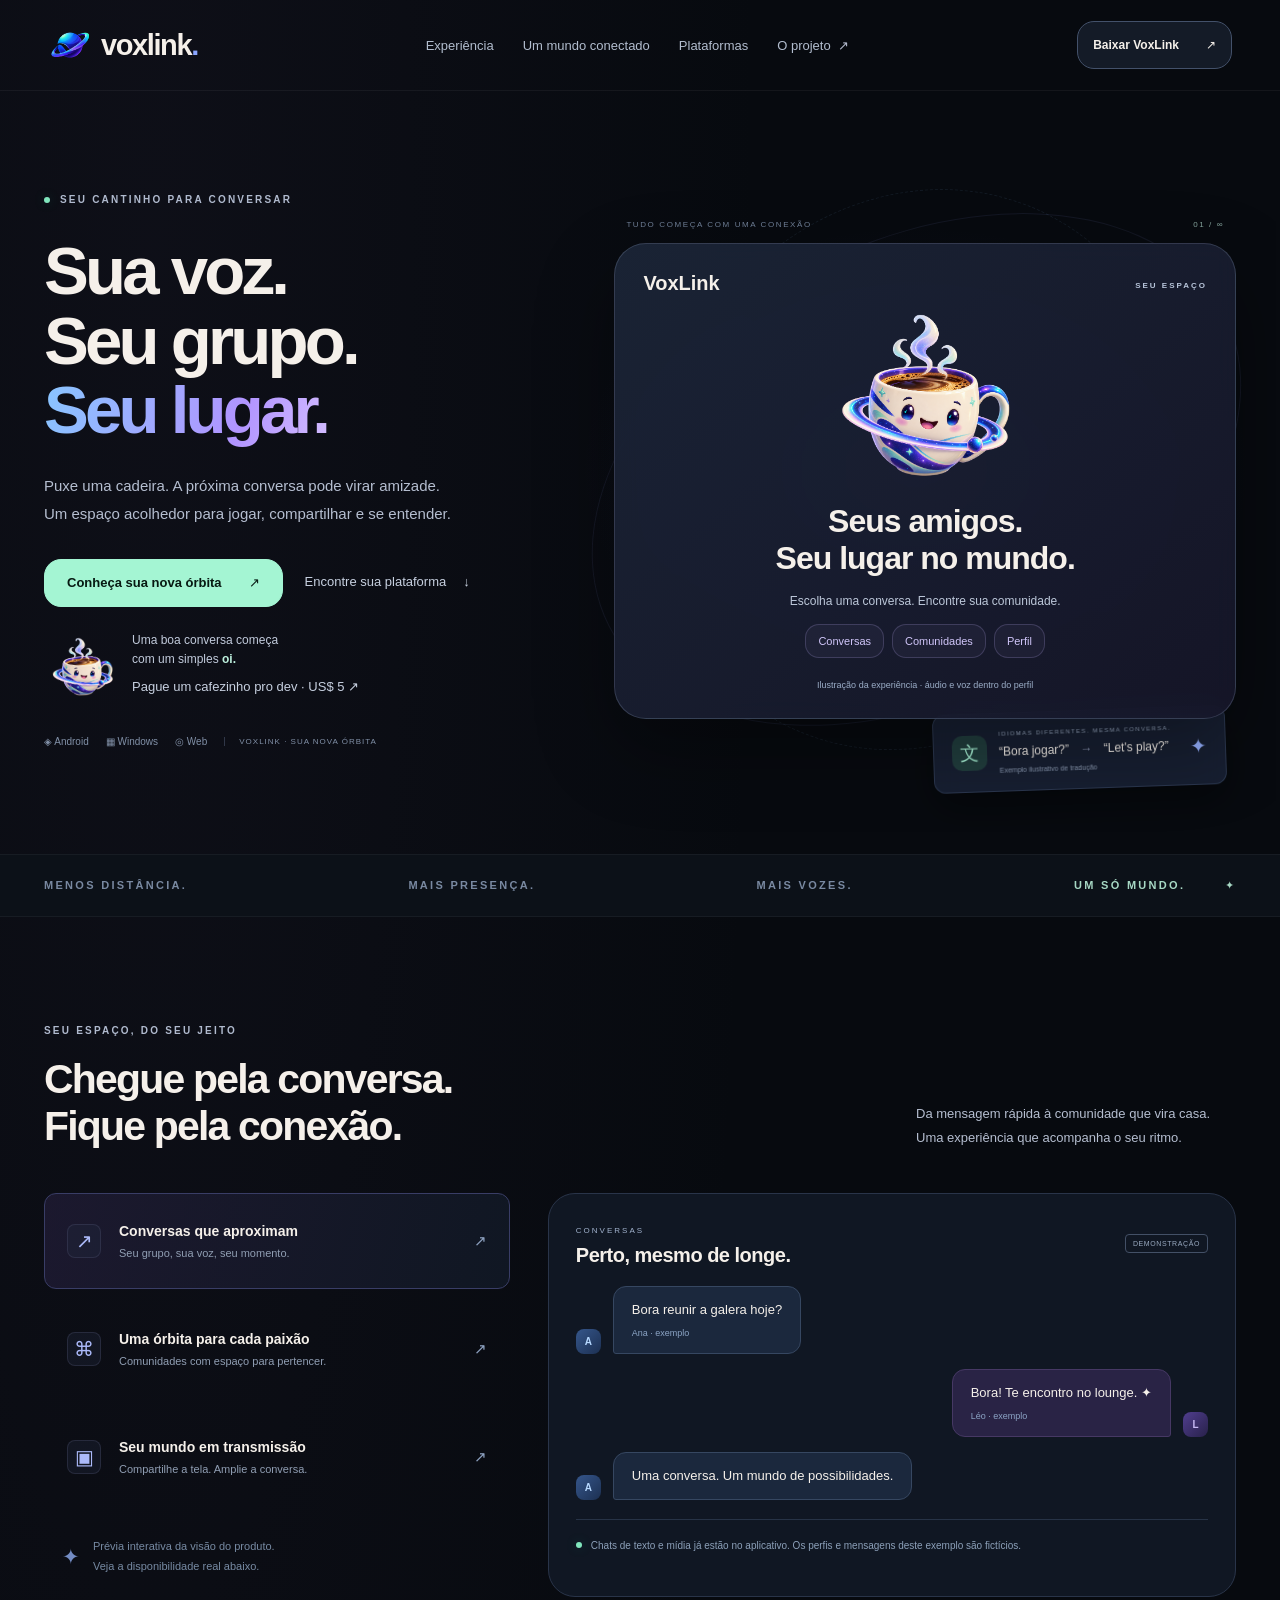
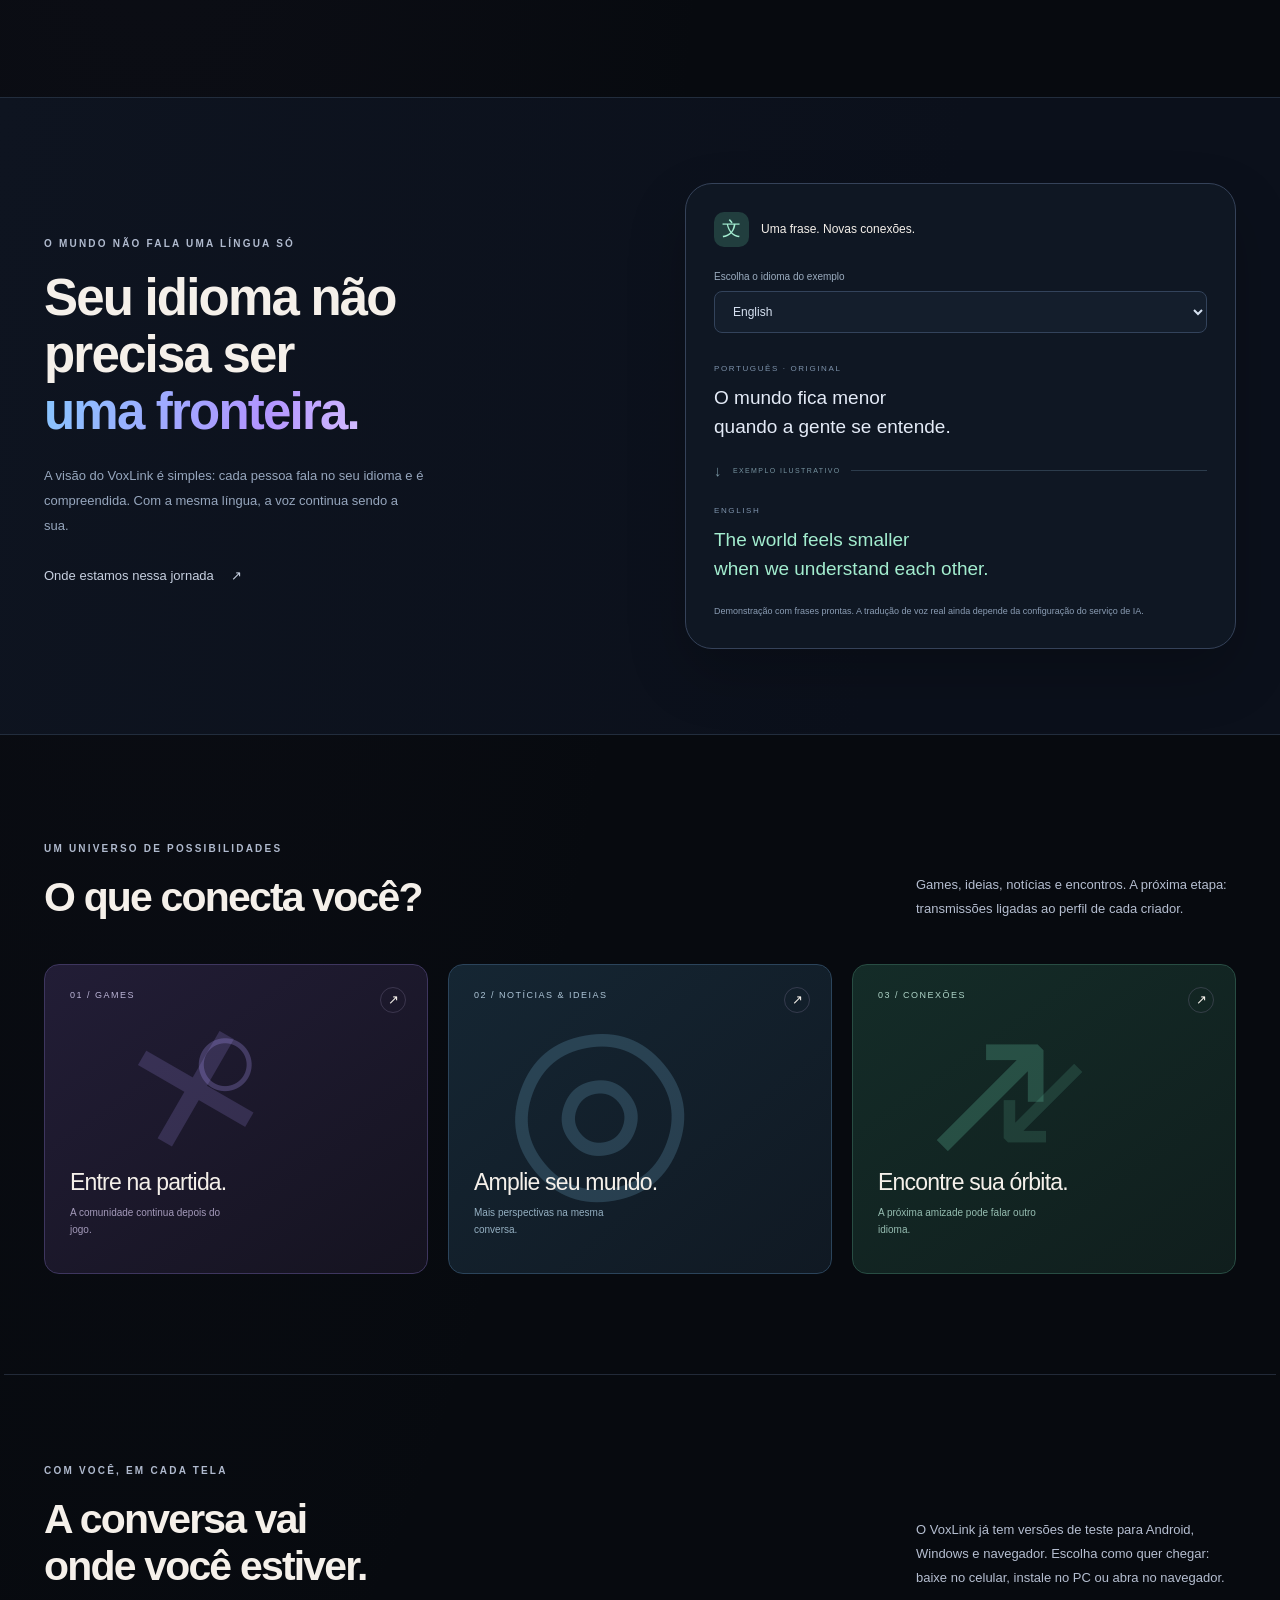
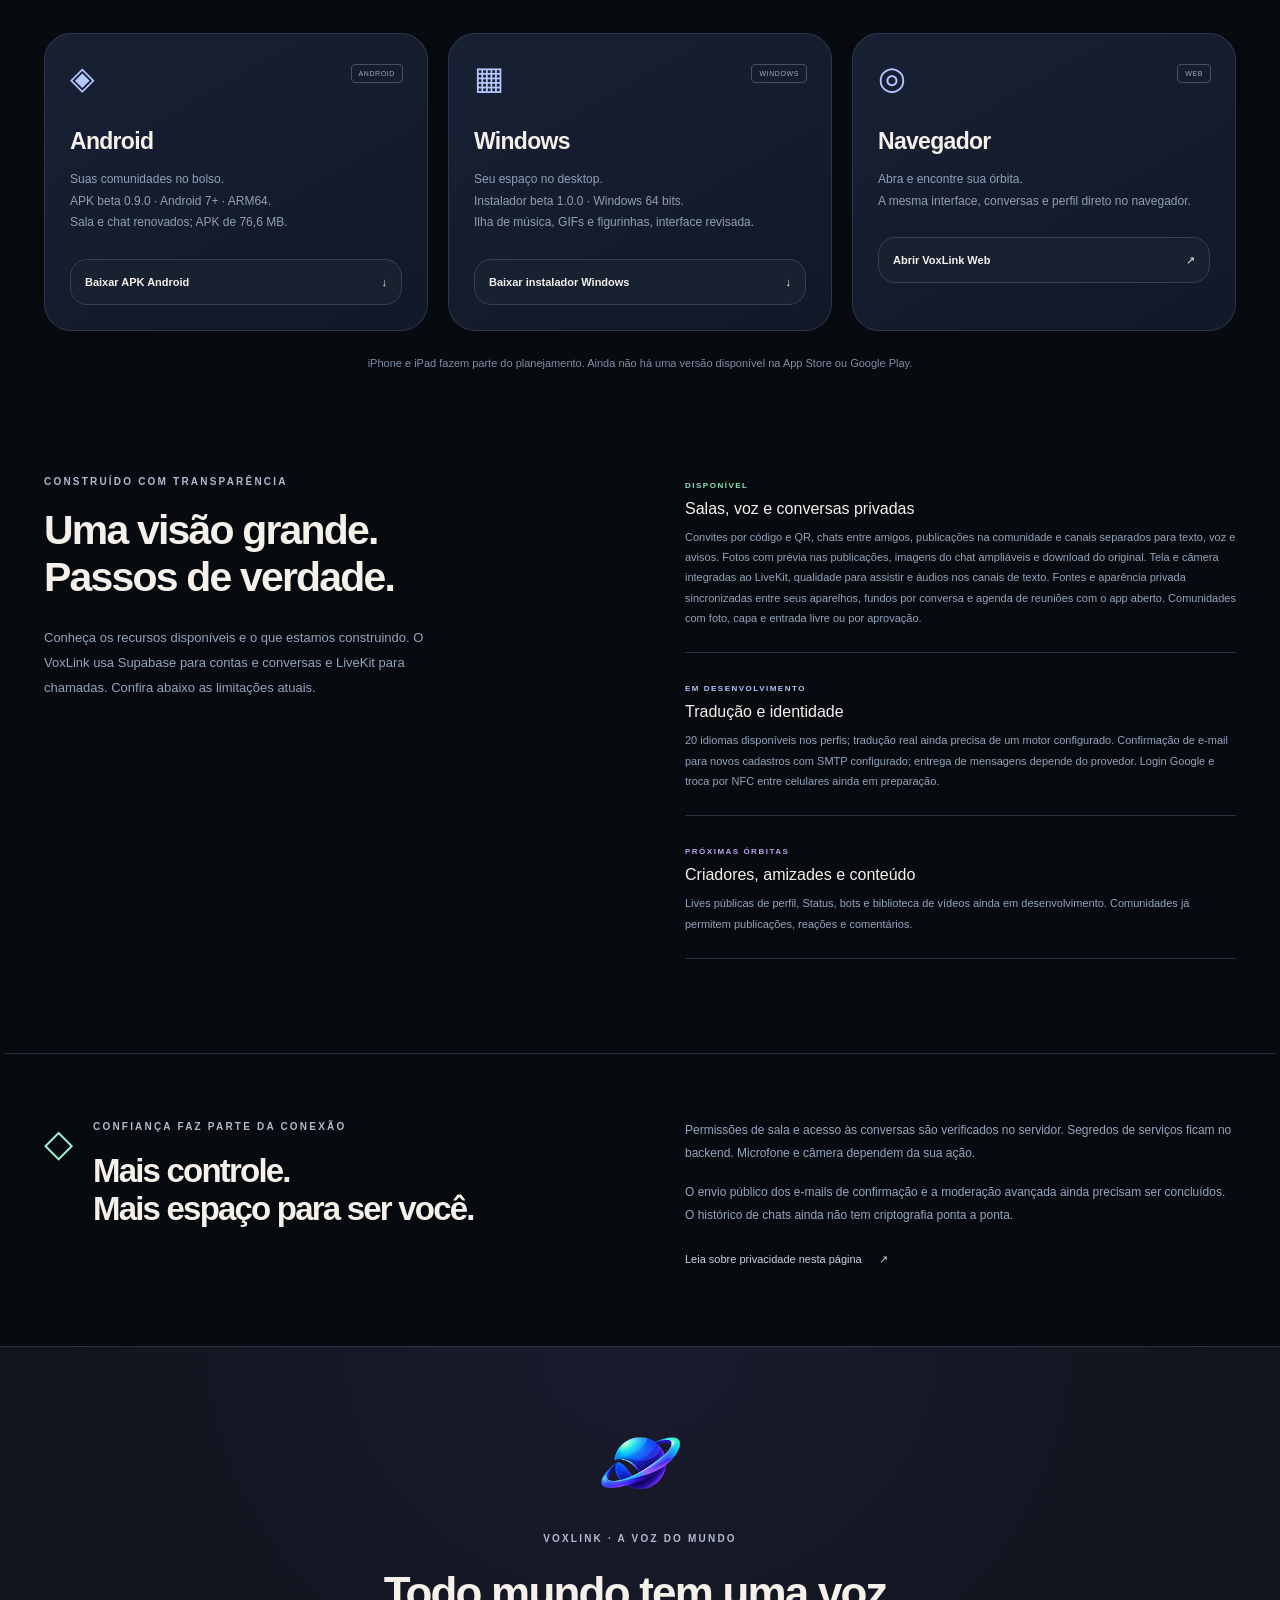
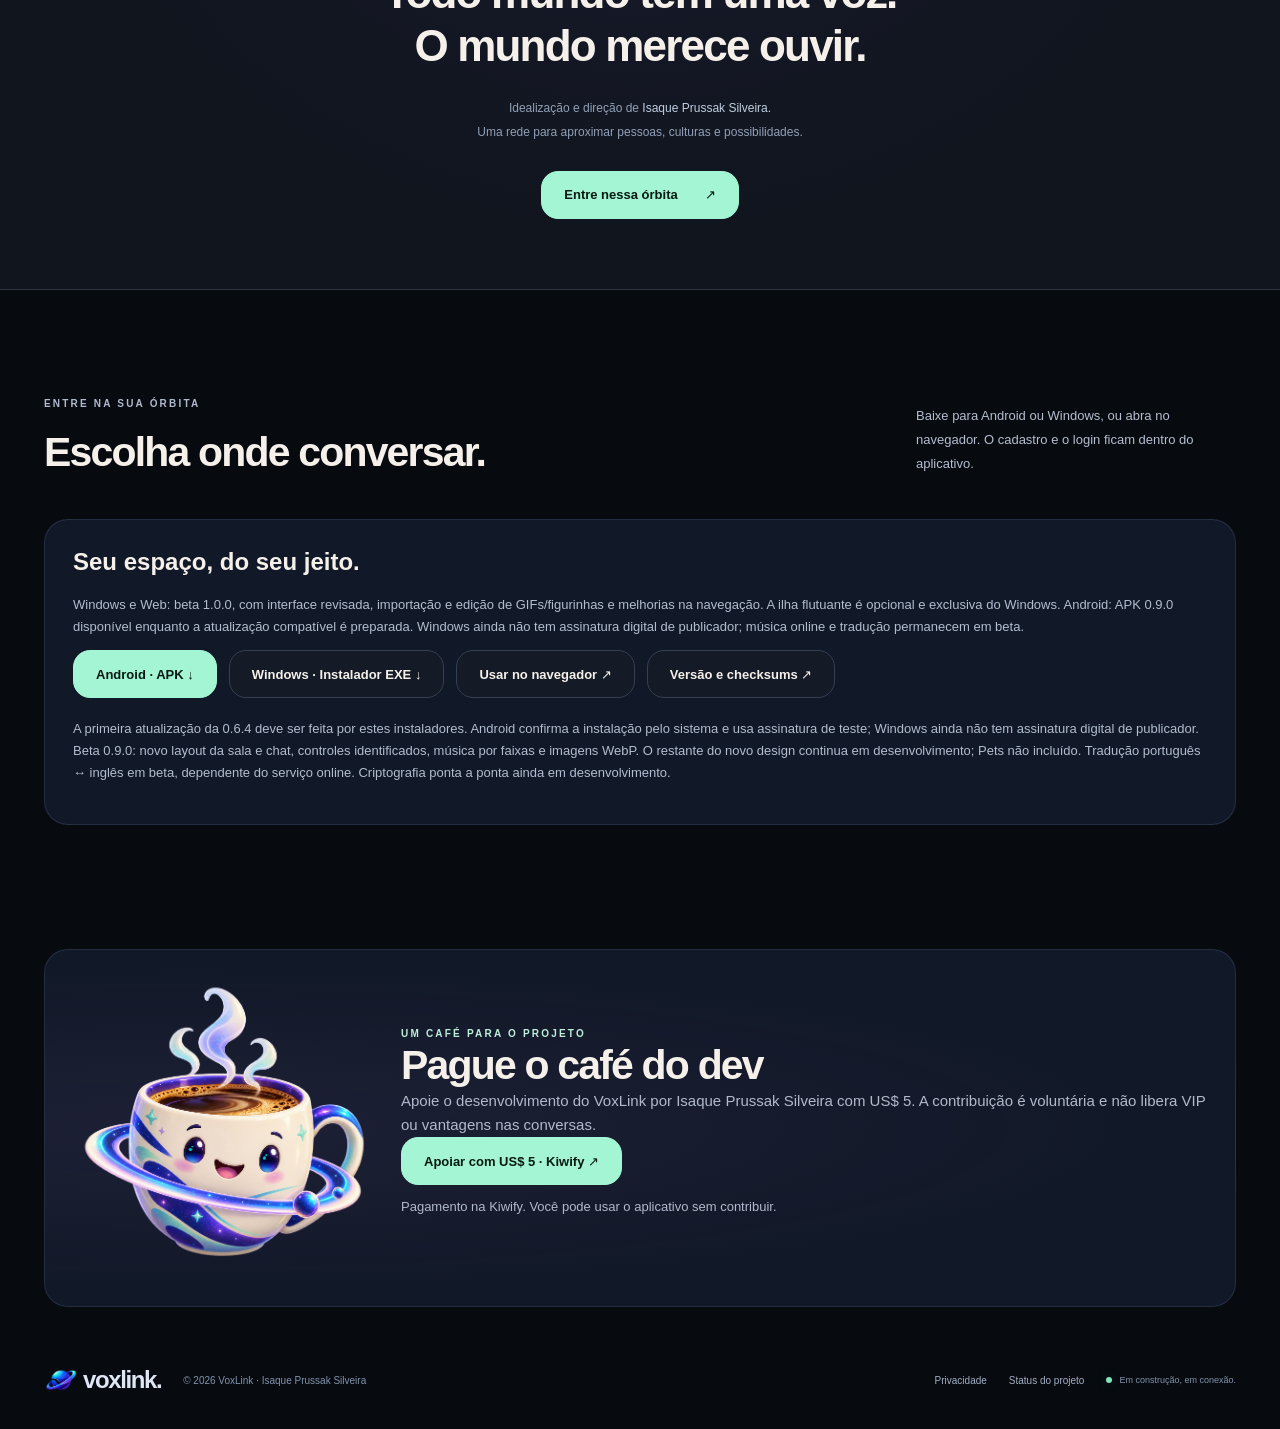
<file: index.html>
<!doctype html>



<html lang="pt-BR">



<head>



  <meta charset="utf-8"><meta name="viewport" content="width=device-width, initial-scale=1">



  <meta name="referrer" content="no-referrer">



  <meta http-equiv="Content-Security-Policy" content="default-src 'none'; script-src 'self'; style-src 'self'; img-src 'self'; connect-src 'none'; base-uri 'none'; form-action 'self'; object-src 'none'; upgrade-insecure-requests">



  <meta name="theme-color" content="#070A0F">



  <meta name="description" content="VoxLink: a voz do mundo. Conheça o projeto de comunicação, comunidades e transmissões entre idiomas, idealizado por Isaque Prussak Silveira.">



  <meta name="author" content="Isaque Prussak Silveira">



  <meta property="og:title" content="VoxLink — A voz do mundo">



  <meta property="og:description" content="Sua comunidade. Sua transmissão. Seu idioma. Conheça a próxima órbita do VoxLink.">



  <meta property="og:type" content="website">



  <link rel="icon" href="voxlink-saturn.png"><link rel="stylesheet" href="styles.css?v=1.0.0">



  <title>VoxLink — A voz do mundo</title>



</head>



<body>



  <a class="skip" href="#principal">Pular para o conteúdo</a>



  <header class="site-header">



    <a class="brand" href="#" aria-label="VoxLink, início"><img src="voxlink-saturn.png" alt="" width="44" height="44"><span>voxlink<span class="brand-dot">.</span></span></a>



    <button class="menu-toggle icon-button" type="button" aria-label="Abrir menu" aria-expanded="false" aria-controls="nav">☰</button>



    <nav id="nav" aria-label="Navegação principal"><a href="#experiencia">Experiência</a><a href="#mundo">Um mundo conectado</a><a href="#plataformas">Plataformas</a><a href="#projeto">O projeto <span>↗</span></a></nav>



    <a class="button button-small header-cta" href="#plataformas">Baixar VoxLink <span>↗</span></a>



  </header>



  <main id="principal">



    <section class="hero wrap">



      <div class="hero-copy">



        <div class="eyebrow"><span class="status-dot"></span> SEU CANTINHO PARA CONVERSAR</div>



        <h1>Sua voz.<br>Seu grupo.<br><span class="gradient-text">Seu lugar.</span></h1>



        <p class="hero-description">Puxe uma cadeira. A próxima conversa pode virar amizade.<br>Um espaço acolhedor para jogar, compartilhar e se entender.</p>



        <div class="hero-actions"><a class="button primary" href="#experiencia">Conheça sua nova órbita <span>↗</span></a><a class="text-link" href="#plataformas">Encontre sua plataforma <span>↓</span></a></div>



        <div class="friendly-note"><img src="coffee.png" alt="Xícara sorridente do VoxLink" width="76" height="64"><span>Uma boa conversa começa<br>com um simples <strong>oi.</strong><br><a class="text-link" href="https://pay.kiwify.com.br/hBdNmmc" target="_blank" rel="noopener noreferrer">Pague um cafezinho pro dev · US$ 5 ↗</a></span></div><div class="platform-line"><span>◈ Android</span><span>▦ Windows</span><span>◎ Web</span><span class="beta-label">VOXLINK · SUA NOVA ÓRBITA</span></div>



      </div>



      <div class="hero-visual" aria-label="Ilustração do conceito VoxLink, não é uma transmissão real">



        <div class="orbit-line orbit-one"></div><div class="orbit-line orbit-two"></div>



        <div class="visual-kicker">TUDO COMEÇA COM UMA CONEXÃO <span>01 / ∞</span></div>



        <div class="welcome-preview">



          <span class="preview-brand">VoxLink <small>SEU ESPAÇO</small></span>



          <img src="coffee.png" alt="Cafezinho, companheiro do VoxLink" width="200" height="200">



          <h2>Seus amigos.<br>Seu lugar no mundo.</h2>



          <p>Escolha uma conversa. Encontre sua comunidade.</p>



          <div class="preview-shortcuts"><span>Conversas</span><span>Comunidades</span><span>Perfil</span></div>



          <span class="preview-note">Ilustração da experiência · áudio e voz dentro do perfil</span>



        </div>



        <div class="floating-translation"><span class="translation-icon">文</span><div><span>IDIOMAS DIFERENTES. MESMA CONVERSA.</span><strong>“Bora jogar?” <b>→</b> “Let's play?”</strong><small>Exemplo ilustrativo de tradução</small></div><span class="translation-spark">✦</span></div>



      </div>



    </section>



    <div class="manifesto-strip"><div class="wrap"><span>MENOS DISTÂNCIA.</span><span>MAIS PRESENÇA.</span><span>MAIS VOZES.</span><span class="mint-text">UM SÓ MUNDO. <span>✦</span></span></div></div>







    <section id="experiencia" class="experience wrap section-space">



      <div class="section-heading"><div><span class="eyebrow">SEU ESPAÇO, DO SEU JEITO</span><h2>Chegue pela conversa.<br>Fique pela conexão.</h2></div><p>Da mensagem rápida à comunidade que vira casa. Uma experiência que acompanha o seu ritmo.</p></div>



      <div class="experience-layout">



        <div class="experience-tabs" role="tablist" aria-label="Experiências do VoxLink" aria-orientation="vertical">



          <button class="experience-tab active" role="tab" id="tab-chat" aria-selected="true" aria-controls="experience-panel" data-view="chat"><span class="tab-icon">↗</span><span><strong>Conversas que aproximam</strong><small>Seu grupo, sua voz, seu momento.</small></span><span class="tab-arrow">↗</span></button>



          <button class="experience-tab" role="tab" id="tab-community" aria-selected="false" aria-controls="experience-panel" data-view="community" tabindex="-1"><span class="tab-icon">⌘</span><span><strong>Uma órbita para cada paixão</strong><small>Comunidades com espaço para pertencer.</small></span><span class="tab-arrow">↗</span></button>



          <button class="experience-tab" role="tab" id="tab-live" aria-selected="false" aria-controls="experience-panel" data-view="live" tabindex="-1"><span class="tab-icon">▣</span><span><strong>Seu mundo em transmissão</strong><small>Compartilhe a tela. Amplie a conversa.</small></span><span class="tab-arrow">↗</span></button>



          <div class="experience-note"><span>✦</span><p>Prévia interativa da visão do produto.<br>Veja a disponibilidade real abaixo.</p></div>



        </div>



        <div class="experience-panel" id="experience-panel" role="tabpanel" aria-labelledby="tab-chat" tabindex="0">



          <div class="panel-top"><div><span class="tiny-label" id="panel-kicker">CONVERSAS</span><h3 id="panel-title">Perto, mesmo de longe.</h3></div><span class="tag">DEMONSTRAÇÃO</span></div>



          <div id="panel-visual" class="panel-visual"></div>



          <div class="panel-footer"><span class="status-dot"></span><p id="panel-status"></p></div>



        </div>



      </div>



    </section>







    <section id="mundo" class="world-section">



      <div class="wrap world-layout"><div><span class="eyebrow">O MUNDO NÃO FALA UMA LÍNGUA SÓ</span><h2>Seu idioma não<br>precisa ser<br><span class="gradient-text">uma fronteira.</span></h2><p>A visão do VoxLink é simples: cada pessoa fala no seu idioma e é compreendida. Com a mesma língua, a voz continua sendo a sua.</p><a class="text-link" href="#disponibilidade">Onde estamos nessa jornada <span>↗</span></a></div>



        <div class="language-card"><div class="language-top"><span class="translation-icon">文</span><span>Uma frase. Novas conexões.</span></div><label for="language">Escolha o idioma do exemplo</label><select id="language"><option value="en">English</option><option value="es">Español</option><option value="ja">日本語</option><option value="pt">Português</option></select><div class="source-phrase"><span>PORTUGUÊS · ORIGINAL</span><p>O mundo fica menor<br>quando a gente se entende.</p></div><div class="language-divider"><span>↓</span><span>EXEMPLO ILUSTRATIVO</span></div><div class="target-phrase" aria-live="polite"><span id="target-label">ENGLISH</span><p id="target-text">The world feels smaller<br>when we understand each other.</p></div><p class="language-note">Demonstração com frases prontas. A tradução de voz real ainda depende da configuração do serviço de IA.</p></div>



      </div>



    </section>







    <section class="wrap section-space channels-section"><div class="section-heading"><div><span class="eyebrow">UM UNIVERSO DE POSSIBILIDADES</span><h2>O que conecta você?</h2></div><p>Games, ideias, notícias e encontros. A próxima etapa: transmissões ligadas ao perfil de cada criador.</p></div><div class="channel-grid">



      <button class="channel-card gaming" data-detail="games"><span class="channel-number">01 / GAMES</span><span class="channel-art" aria-hidden="true">✕<i>○</i></span><div><h3>Entre na partida.</h3><p>A comunidade continua depois do jogo.</p></div><span class="round-arrow">↗</span></button>



      <button class="channel-card news" data-detail="news"><span class="channel-number">02 / NOTÍCIAS & IDEIAS</span><span class="channel-art" aria-hidden="true">◎</span><div><h3>Amplie seu mundo.</h3><p>Mais perspectivas na mesma conversa.</p></div><span class="round-arrow">↗</span></button>



      <button class="channel-card connection" data-detail="world"><span class="channel-number">03 / CONEXÕES</span><span class="channel-art" aria-hidden="true">↗<i>↙</i></span><div><h3>Encontre sua órbita.</h3><p>A próxima amizade pode falar outro idioma.</p></div><span class="round-arrow">↗</span></button>



    </div></section>







    <section id="plataformas" class="wrap platforms-section section-space"><div class="section-heading"><div><span class="eyebrow">COM VOCÊ, EM CADA TELA</span><h2>A conversa vai<br>onde você estiver.</h2></div><p>O VoxLink já tem versões de teste para Android, Windows e navegador. Escolha como quer chegar: baixe no celular, instale no PC ou abra no navegador.</p></div><div class="platform-grid">



      <article class="platform-card"><span class="platform-icon">◈</span><span class="tag">ANDROID</span><h3>Android</h3><p>Suas comunidades no bolso.<br>APK beta 0.9.0 · Android 7+ · ARM64.<br>Sala e chat renovados; APK de 76,6 MB.</p><a class="button secondary" href="https://github.com/Blackfoxy0/voxlink-site/releases/download/v0.9.0/voxlink-android-arm64.apk" rel="noopener">Baixar APK Android <span>↓</span></a></article>



      <article class="platform-card"><span class="platform-icon">▦</span><span class="tag" id="windows-badge">WINDOWS</span><h3>Windows</h3><p>Seu espaço no desktop.<br>Instalador beta 1.0.0 · Windows 64 bits.<br>Ilha de música, GIFs e figurinhas, interface revisada.</p><a class="button secondary" href="https://github.com/Blackfoxy0/voxlink-site/releases/download/v1.0.0/voxlink-windows-setup.exe" rel="noopener">Baixar instalador Windows <span>↓</span></a></article>



      <article class="platform-card"><span class="platform-icon">◎</span><span class="tag">WEB</span><h3>Navegador</h3><p>Abra e encontre sua órbita.<br>A mesma interface, conversas e perfil direto no navegador.</p><a class="button secondary" href="app/">Abrir VoxLink Web <span>↗</span></a></article>



    </div><p class="platform-footnote">iPhone e iPad fazem parte do planejamento. Ainda não há uma versão disponível na App Store ou Google Play.</p></section>







    <section id="disponibilidade" class="wrap progress-section"><div class="progress-intro"><span class="eyebrow">CONSTRUÍDO COM TRANSPARÊNCIA</span><h2>Uma visão grande.<br>Passos de verdade.</h2><p>Conheça os recursos disponíveis e o que estamos construindo. O VoxLink usa Supabase para contas e conversas e LiveKit para chamadas. Confira abaixo as limitações atuais.</p></div><div class="progress-list"><article><span class="progress-state available">DISPONÍVEL</span><h3>Salas, voz e conversas privadas</h3><p>Convites por código e QR, chats entre amigos, publicações na comunidade e canais separados para texto, voz e avisos. Fotos com prévia nas publicações, imagens do chat ampliáveis e download do original. Tela e câmera integradas ao LiveKit, qualidade para assistir e áudios nos canais de texto. Fontes e aparência privada sincronizadas entre seus aparelhos, fundos por conversa e agenda de reuniões com o app aberto. Comunidades com foto, capa e entrada livre ou por aprovação.</p></article><article><span class="progress-state preparing">EM DESENVOLVIMENTO</span><h3>Tradução e identidade</h3><p>20 idiomas disponíveis nos perfis; tradução real ainda precisa de um motor configurado. Confirmação de e-mail para novos cadastros com SMTP configurado; entrega de mensagens depende do provedor. Login Google e troca por NFC entre celulares ainda em preparação.</p></article><article><span class="progress-state planned">PRÓXIMAS ÓRBITAS</span><h3>Criadores, amizades e conteúdo</h3><p>Lives públicas de perfil, Status, bots e biblioteca de vídeos ainda em desenvolvimento. Comunidades já permitem publicações, reações e comentários.</p></article></div></section>







    <section class="wrap trust-section section-space"><div class="trust-heading"><span class="shield" aria-hidden="true">◇</span><div><span class="eyebrow">CONFIANÇA FAZ PARTE DA CONEXÃO</span><h2>Mais controle.<br>Mais espaço para ser você.</h2></div></div><div class="trust-copy"><p>Permissões de sala e acesso às conversas são verificados no servidor. Segredos de serviços ficam no backend. Microfone e câmera dependem da sua ação.</p><p>O envio público dos e-mails de confirmação e a moderação avançada ainda precisam ser concluídos. O histórico de chats ainda não tem criptografia ponta a ponta.</p><button class="text-link" data-detail="privacy">Leia sobre privacidade nesta página <span>↗</span></button></div></section>







    <section id="projeto" class="project-section"><div class="wrap"><img src="voxlink-saturn.png" alt="" width="92" height="92"><span class="eyebrow">VOXLINK · A VOZ DO MUNDO</span><h2>Todo mundo tem uma voz.<br>O mundo merece ouvir.</h2><p>Idealização e direção de <strong>Isaque Prussak Silveira.</strong><br>Uma rede para aproximar pessoas, culturas e possibilidades.</p><a class="button primary" href="#experiencia">Entre nessa órbita <span>↗</span></a></div></section>



<section id="downloads" class="wrap section-space">



  <div class="section-heading"><div><span class="eyebrow">ENTRE NA SUA ÓRBITA</span>



    <h2>Escolha onde conversar.</h2></div><p>Baixe para Android ou Windows, ou abra no navegador. O cadastro e o login ficam dentro do aplicativo.</p></div>



  <div class="account-card download-card"><h3>Seu espaço, do seu jeito.</h3>



    <p class="account-note">Windows e Web: beta 1.0.0, com interface revisada, importação e edição de GIFs/figurinhas e melhorias na navegação. A ilha flutuante é opcional e exclusiva do Windows. Android: APK 0.9.0 disponível enquanto a atualização compatível é preparada. Windows ainda não tem assinatura digital de publicador; música online e tradução permanecem em beta.</p>



    <div class="account-modes">



      <a class="button primary" href="https://github.com/Blackfoxy0/voxlink-site/releases/download/v0.9.0/voxlink-android-arm64.apk" rel="noopener">Android · APK ↓</a>



      <a class="button secondary" href="https://github.com/Blackfoxy0/voxlink-site/releases/download/v1.0.0/voxlink-windows-setup.exe" rel="noopener">Windows · Instalador EXE ↓</a>



      <a class="button secondary" href="app/">Usar no navegador ↗</a>



      <a class="button secondary" href="https://github.com/Blackfoxy0/voxlink-site/releases/tag/v1.0.0" rel="noopener">Versão e checksums ↗</a>



    </div>



    <p class="account-note">A primeira atualização da 0.6.4 deve ser feita por estes instaladores. Android confirma a instalação pelo sistema e usa assinatura de teste; Windows ainda não tem assinatura digital de publicador. Beta 0.9.0: novo layout da sala e chat, controles identificados, música por faixas e imagens WebP. O restante do novo design continua em desenvolvimento; Pets não incluído. Tradução português ↔ inglês em beta, dependente do serviço online. Criptografia ponta a ponta ainda em desenvolvimento.</p>



  </div>



</section>



    <section class="wrap section" id="apoio" aria-labelledby="coffee-title">



      <div class="account-card coffee-support">



        <img src="coffee.png" alt="Xícara sorridente com anel de Saturno, Pague o café do dev, VoxLink" width="300" height="250" loading="lazy">



        <div><span class="eyebrow">UM CAFÉ PARA O PROJETO</span><h2 id="coffee-title">Pague o café do dev</h2>



        <p>Apoie o desenvolvimento do VoxLink por Isaque Prussak Silveira com US$ 5. A contribuição é voluntária e não libera VIP ou vantagens nas conversas.</p>



        <a class="button primary" href="https://pay.kiwify.com.br/hBdNmmc" target="_blank" rel="noopener noreferrer">Apoiar com US$ 5 · Kiwify ↗</a>



        <p class="account-note">Pagamento na Kiwify. Você pode usar o aplicativo sem contribuir.</p></div>



      </div>



    </section>



  </main>



  <footer class="wrap"><a class="brand" href="#"><img src="voxlink-saturn.png" alt="" width="34" height="34"><span>voxlink.</span></a><p>© 2026 VoxLink · Isaque Prussak Silveira</p><button class="footer-link" data-detail="privacy">Privacidade</button><a class="footer-link" href="#disponibilidade">Status do projeto</a><span class="footer-status"><i class="status-dot"></i> Em construção, em conexão.</span></footer>



  <dialog id="detail-dialog" aria-labelledby="dialog-title"><button class="dialog-close icon-button" aria-label="Fechar janela">×</button><span class="eyebrow" id="dialog-kicker">VOXLINK</span><h2 id="dialog-title"></h2><div id="dialog-body"></div><button class="button primary dialog-done">Entendi</button></dialog>



  <script src="script.js?v=1.0.0" defer></script>



</body>



</html>
</file>
<file: styles.css>
@charset "UTF-8";
/* Clip only the decorative orbital lines that extend beyond the viewport. */
body{overflow-x:clip}
.hero{overflow:hidden}
:root{color-scheme:dark;--bg:#070a0f;--surface:#111827;--blue:#3b82f6;--violet:#8b5cf6;--mint:#10b981;--text:#eff2fa;--muted:#9ca9bd;--line:#232c3b;--radius:20px;font-family:Inter,"Segoe UI",Arial,sans-serif;font-synthesis:none}
*{box-sizing:border-box}html{scroll-behavior:smooth;scroll-padding-top:94px}body{margin:0;background:var(--bg);color:var(--text);font-size:15px;-webkit-font-smoothing:antialiased}button,input,select{font:inherit}a{color:inherit;text-decoration:none}button{cursor:pointer}button:disabled{cursor:not-allowed}button,a,select{touch-action:manipulation}button:focus-visible,a:focus-visible,select:focus-visible,[tabindex]:focus-visible{outline:3px solid #8fbaff;outline-offset:5px}button{color:inherit}h1,h2,h3,p{margin:0}img{max-width:100%;object-fit:contain}::selection{background:#345dab;color:white}.wrap{max-width:1272px;margin-inline:auto;padding-inline:40px}.section-space{padding-top:106px;padding-bottom:100px}.skip{position:absolute;top:-80px;left:12px;padding:14px;background:var(--blue);z-index:20}.skip:focus{top:12px}.site-header{max-width:1440px;height:91px;padding:0 48px;margin:auto;display:flex;align-items:center;justify-content:space-between;border-bottom:1px solid #ffffff0d;gap:28px}.brand{display:inline-flex;align-items:center;gap:9px;font-size:29px;font-weight:760;letter-spacing:-1.4px}.brand-dot{color:#8aa5ff}.site-header nav{display:flex;gap:29px;align-items:center;font-size:13px;color:#b2bdce}.site-header nav a:hover,.text-link:hover{color:white}.site-header nav a span{margin-left:4px;color:var(--muted)}.button{display:inline-flex;align-items:center;justify-content:center;gap:27px;min-height:50px;border-radius:9px;padding:14px 22px;font-size:13px;font-weight:650;border:1px solid #43516a;background:#141b27;transition:transform .2s,background .2s,box-shadow .2s}.button:hover{transform:translateY(-2px);background:#1c283c}.button-small{min-height:41px;padding:10px 15px;font-size:12px}.primary{background:#a4f5d3;color:#071912;border-color:#a4f5d3}.primary:hover{background:#c6ffe7;box-shadow:0 5px 28px #10b9811a}.secondary{width:100%;justify-content:space-between;border-color:#354054}.text-link{background:none;border:0;padding:8px 0;display:inline-flex;align-items:center;gap:17px;font-size:13px;color:#c7d0e0;line-height:1.6}.icon-button{border:1px solid var(--line);background:#141b27;border-radius:9px;width:42px;height:42px;font-size:23px}.menu-toggle{display:none}.hero{padding-top:79px;padding-bottom:85px;display:grid;grid-template-columns:.95fr 1.15fr;align-items:center;gap:24px;min-height:690px}.eyebrow{display:flex;align-items:center;gap:10px;font-size:10px;font-weight:650;letter-spacing:2.2px;color:#b0bace;line-height:1.6}.status-dot{display:inline-block;width:6px;height:6px;border-radius:50%;background:#81e6bd;box-shadow:0 0 12px #10b9813b;flex-shrink:0}.hero h1{font-size:clamp(54px,5.25vw,75px);font-weight:750;letter-spacing:-3.8px;line-height:1.035;margin-top:28px}.gradient-text{background:linear-gradient(108deg,#88c6ff 0%,#b194ff 69%,#d3bcff 100%);-webkit-background-clip:text;background-clip:text;color:transparent}.hero-description{font-size:15px;color:#a5b0c3;line-height:1.9;margin-top:27px;max-width:435px}.hero-actions{display:flex;gap:22px;align-items:center;margin-top:30px;flex-wrap:wrap}.platform-line{display:flex;align-items:center;gap:17px;font-size:10px;color:#8190a7;margin-top:30px;flex-wrap:wrap}.beta-label{font-size:8px;letter-spacing:1px;border-left:1px solid #303748;padding-left:14px}.hero-visual{position:relative;padding:50px 0 50px 18px;isolation:isolate}.hero-visual:before{content:"";position:absolute;z-index:-1;inset:5% -8%;background:radial-gradient(ellipse,#45329f22,transparent 64%)}.visual-kicker{display:flex;justify-content:space-between;gap:5px;font-size:8px;letter-spacing:1.6px;color:#718199;padding:0 12px 14px}.visual-kicker>span{color:#86a59e;white-space:nowrap}.product-window{position:relative;border:1px solid #4c587355;border-radius:15px;overflow:hidden;box-shadow:0 28px 90px #000a;background:linear-gradient(145deg,#151c2a,#0b101b);transform:perspective(1400px) rotateY(-5deg) rotateX(3deg)}.window-bar{display:flex;align-items:center;gap:16px;padding:15px 17px;border-bottom:1px solid #293245;font-size:9px;color:#77889f}.window-dots{display:flex;gap:5px}.window-dots i{width:5px;height:5px;border-radius:50%;background:#465165}.window-dots i:first-child{background:#939eb5}.concept{margin-left:auto;letter-spacing:1.2px;font-size:7px}.mini-app{display:flex;min-height:315px}.mini-rail{width:52px;padding:17px 9px;display:flex;align-items:center;gap:18px;flex-direction:column;border-right:1px solid #273042;color:#7e8da3;font-size:19px}.mini-rail img{width:34px}.mini-rail span{padding:4px}.rail-active{background:#38437644;border-radius:8px;color:#aaadff}.mini-main{flex:1;padding:18px;min-width:0}.mini-heading{display:flex;justify-content:space-between;align-items:center;font-size:10px;color:#c3cedd;margin-bottom:13px}.mini-heading .status-dot{margin-right:7px;width:4px;height:4px}.mini-avatar{width:25px;height:25px;border-radius:8px;background:linear-gradient(135deg,#35568b,#1c3052);color:#b6d8ff;display:inline-flex;align-items:center;justify-content:center;font-size:10px;font-weight:650}.planet-stage{position:relative;min-height:263px;border:1px solid #4243755c;border-radius:10px;overflow:hidden;background:radial-gradient(ellipse at 75% 30%,#3b305988,transparent 70%),linear-gradient(130deg,#15283d,#111927 40%,#1a1932)}.planet-stage:after{content:"";position:absolute;inset:0;background-image:radial-gradient(#ccd7ff78 .6px,transparent .7px);background-size:53px 47px;opacity:.4;pointer-events:none}.planet-stage img{position:absolute;right:-2px;top:10px;width:230px;height:230px;transform:rotate(-10deg);filter:drop-shadow(0 15px 30px #284cad44)}.stage-caption{position:absolute;bottom:23px;left:22px;z-index:1}.stage-caption>span{font-size:6px;letter-spacing:1.6px;color:#9daee0}.stage-caption strong{display:block;font-size:26px;line-height:1.12;font-weight:650;letter-spacing:-.8px;margin-top:13px}.stage-star{position:absolute;color:#99b6d9;font-size:20px}.star-one{left:30px;top:25px}.star-two{right:23px;bottom:25px;font-size:10px}.mini-bottom{display:flex;align-items:center;justify-content:space-between;gap:10px;margin-top:14px;font-size:9px}.mini-bottom>div{display:flex;align-items:center;gap:9px}.mini-bottom small{display:block;font-size:8px;color:#7e8da8;margin-top:3px}.violet{background:linear-gradient(135deg,#503e8e,#28214a);color:#c7b8f4}.mini-controls span{width:24px;height:24px;display:flex;align-items:center;justify-content:center;background:#27334b;border-radius:6px}.mini-controls .mint-control{background:#447c6b66;color:#a5eacc}.floating-translation{position:absolute;right:-6px;bottom:17px;background:#182134ee;border:1px solid #52668b55;box-shadow:0 15px 40px #0006;backdrop-filter:blur(16px);border-radius:12px;padding:17px 18px;display:flex;gap:12px;align-items:center;transform:rotate(-2deg)}.translation-icon{width:35px;height:35px;display:flex;align-items:center;justify-content:center;font-size:19px;background:#213e3e;color:#a4edd1;border-radius:10px}.floating-translation div>span{display:block;font-size:6px;letter-spacing:1.3px;color:#9aaac4}.floating-translation strong{display:block;font-size:12px;font-weight:500;margin-top:8px}.floating-translation b{color:#8d96b4;font-weight:400;margin:0 8px}.floating-translation small{display:block;font-size:7px;color:#8a98b1;margin-top:8px}.translation-spark{color:#95b0ff;font-size:20px;margin-left:6px}.orbit-line{position:absolute;inset:12% -4%;border:1px solid #6a6fb220;border-radius:50%;transform:rotate(-27deg);z-index:-1}.orbit-two{inset:2% 10%;transform:rotate(29deg);border-style:dashed;border-color:#74a5d21a}.manifesto-strip{border-block:1px solid #ffffff0c;background:#0c1118}.manifesto-strip>.wrap{display:flex;justify-content:space-between;gap:20px;padding-block:24px;font-size:11px;letter-spacing:2.3px;font-weight:550;color:#7989a1}.manifesto-strip .mint-text{color:#a7d8c4}.mint-text span{margin-left:34px}.section-heading{display:flex;justify-content:space-between;align-items:flex-end;gap:40px;margin-bottom:43px}h2{font-size:clamp(32px,3.2vw,45px);font-weight:650;letter-spacing:-1.8px;line-height:1.15}.section-heading h2,.world-section h2,.progress-intro h2,.trust-heading h2{margin-top:17px}.section-heading>p{max-width:320px;font-size:13px;color:#93a1b7;line-height:1.85}.experience-layout{display:grid;grid-template-columns:.88fr 1.3fr;gap:38px}.experience-tabs{display:flex;flex-direction:column;gap:12px}.experience-tab{display:flex;align-items:center;gap:18px;text-align:left;padding:24px 22px;border:1px solid transparent;border-radius:12px;background:transparent;transition:background .18s,border-color .18s;min-height:96px}.experience-tab.active{border-color:#393d66;background:linear-gradient(105deg,#26203f99,#101723)}.experience-tab:hover{background:#161e2b}.tab-icon{width:34px;height:34px;display:flex;align-items:center;justify-content:center;background:#222c4055;border:1px solid #52557255;border-radius:8px;color:#acbafa;font-size:20px}.experience-tab strong{font-size:14px;font-weight:550;display:block}.experience-tab small{font-size:11px;color:#909eb3;display:block;margin-top:8px}.tab-arrow{margin-left:auto;color:#8da1c0}.experience-note{display:flex;gap:13px;align-items:center;margin:20px 18px;font-size:11px;line-height:1.8;color:#778aa3}.experience-note>span{font-size:21px;color:#738cc4}.experience-panel{background:#101723;border:1px solid #293449;border-radius:18px;padding:25px 27px;min-height:387px}.panel-top{display:flex;align-items:center;justify-content:space-between;gap:15px}.tiny-label{font-size:8px;letter-spacing:2px;color:#a2b3ce}.panel-top h3{font-size:20px;font-weight:550;letter-spacing:-.5px;margin-top:8px}.tag{border:1px solid #435066;color:#9aabc2;padding:5px 7px;font-size:7px;letter-spacing:.6px;white-space:nowrap;border-radius:4px}.panel-visual{min-height:227px;display:flex;flex-direction:column;justify-content:center;padding-block:19px;gap:15px}.bubble-row{display:flex;gap:12px;align-items:end}.bubble-row.reverse{flex-direction:row-reverse}.bubble{border:1px solid #364761;border-radius:13px 13px 13px 3px;background:#1b283d;padding:13px 18px;max-width:85%;font-size:13px;line-height:1.5}.bubble-row.reverse .bubble{border-radius:13px 13px 3px 13px;background:#292345;border-color:#463864}.bubble small{display:block;color:#8ca5c6;font-size:9px;margin-top:7px}.bubble-row .mini-avatar{flex-shrink:0}.panel-footer{display:flex;align-items:start;gap:9px;border-top:1px solid #273346;padding-top:17px;color:#8ca0b9;font-size:10px;line-height:1.7}.panel-footer .status-dot{margin-top:5px}.community-row{display:flex;align-items:center;gap:16px;background:#172234;border:1px solid #263852;border-radius:11px;padding:15px}.community-row>span{font-size:24px;color:#a5b8ef;width:32px;text-align:center}.community-row strong{font-size:13px;font-weight:500}.community-row small{display:block;color:#8ba0b8;font-size:10px;margin-top:6px}.community-row .hash{margin-left:auto;color:#6f80a0;font-size:13px}.live-demo{background:radial-gradient(ellipse at 80% 20%,#38488c55,transparent 75%),#111e30;border-radius:12px;min-height:215px;position:relative;overflow:hidden;border:1px solid #2e4361;padding:24px}.live-demo img{position:absolute;right:5%;top:3%;height:180px;opacity:.8}.live-demo strong{position:relative;display:block;font-size:24px;font-weight:550;margin-top:29px}.live-demo small{position:relative;color:#a0b4d1;font-size:11px;display:block;margin-top:8px}.world-section{background:linear-gradient(100deg,#0e1420,#0b101b 70%);border-block:1px solid #222d3d;padding-block:85px}.world-layout{display:grid;grid-template-columns:1fr 1fr;gap:90px;align-items:center}.world-section h2{font-size:51px;line-height:1.12}.world-section p{font-size:13px;color:#96a6bd;line-height:1.9;max-width:380px;margin-top:24px}.world-section .text-link{margin-top:20px}.language-card{background:#0f1723;border:1px solid #354259;border-radius:17px;padding:28px;box-shadow:0 25px 60px #0003}.language-top{display:flex;align-items:center;gap:12px;font-size:12px;font-weight:500;margin-bottom:24px}.language-card label{display:block;font-size:10px;color:#9bacbf;margin-bottom:9px}.language-card select{width:100%;border:1px solid #33435b;background:#141e2c;border-radius:8px;padding:12px 14px;color:#d6e1f1;font-size:12px}.source-phrase{margin-top:24px}.source-phrase>span,.target-phrase>span{font-size:8px;letter-spacing:1.6px;color:#7d92ab}.source-phrase p,.target-phrase p{font-size:19px;font-weight:500;color:#e4ebf7;line-height:1.55;margin-top:9px}.language-divider{display:flex;align-items:center;gap:10px;margin:20px 0;color:#7793a0;font-size:7px;letter-spacing:1.4px}.language-divider>span:first-child{font-size:15px}.language-divider:after{content:"";height:1px;background:#2c3c4c;flex:1}.target-phrase p{color:#a3edcf}.language-card p.language-note{font-size:9px;line-height:1.7;color:#8b9db4;margin-top:21px;max-width:100%}.channel-grid{display:grid;grid-template-columns:repeat(3,1fr);gap:20px}.channel-card{position:relative;border:1px solid #3e365f;border-radius:15px;min-height:310px;overflow:hidden;text-align:left;padding:25px;display:flex;flex-direction:column;justify-content:space-between;background:linear-gradient(145deg,#221d36,#151320);transition:transform .2s,border-color .2s}.channel-card:hover{transform:translateY(-5px);border-color:#9581c0}.channel-number{position:relative;z-index:1;font-size:9px;letter-spacing:1.5px;color:#bdb6d8}.channel-art{font-family:Arial,sans-serif;position:absolute;top:42px;left:21%;font-size:170px;line-height:1;color:#a894f230;transform:rotate(-15deg);font-weight:100}.channel-art i{font-size:120px;font-style:normal;position:absolute;left:70px;top:0;color:#a894f246}.channel-card h3{position:relative;font-weight:500;font-size:23px;letter-spacing:-.8px;margin-bottom:8px}.channel-card p{position:relative;font-size:10px;color:#a49aba;margin-bottom:10px;max-width:90%;line-height:1.7}.round-arrow{border:1px solid #7c739255;width:26px;height:26px;border-radius:50%;display:flex;align-items:center;justify-content:center;font-size:13px;position:absolute;right:21px;top:22px}.news{background:linear-gradient(140deg,#152633,#101923);border-color:#2b445b}.news .channel-art{color:#81c4e734;font-size:220px;top:25px;left:16%;transform:rotate(20deg)}.news .channel-number{color:#afc7d9}.news p{color:#94afc1}.connection{background:linear-gradient(145deg,#142c28,#101e1d);border-color:#284d43}.connection .channel-art{font-size:190px;left:15%;top:30px;transform:rotate(0);color:#71d7b43b}.connection .channel-art i{font-size:140px;left:74px;top:33px;color:#71d7b426}.connection .channel-number{color:#afd5c8}.connection p{color:#96bdb1}.platforms-section{border-top:1px solid #222a38;padding-top:88px}.platform-grid{display:grid;grid-template-columns:repeat(3,1fr);gap:20px}.platform-card{background:#0d141f;border:1px solid #2c3646;border-radius:15px;padding:25px;position:relative}.platform-icon{display:block;font-size:32px;margin-bottom:31px;color:#d4dff1}.platform-card>.tag{position:absolute;top:30px;right:24px}.platform-card h3{font-size:23px;font-weight:550;letter-spacing:-.7px}.platform-card p{font-size:12px;color:#8fa0b6;line-height:1.8;margin:14px 0 25px}.platform-card .button{font-size:11px;min-height:46px;padding:12px 14px;background:#172130}.platform-footnote{text-align:center;font-size:11px;color:#7b8fa8;margin-top:23px;line-height:1.8}.progress-section{display:grid;grid-template-columns:1fr 1fr;gap:90px;padding-bottom:94px}.progress-intro>p{font-size:13px;line-height:1.95;color:#93a4bd;max-width:380px;margin-top:24px}.progress-list article{padding:24px 0;border-bottom:1px solid #263141}.progress-list article:first-child{padding-top:0}.progress-state{font-size:8px;letter-spacing:1.5px;font-weight:700}.available{color:#8de4bb}.preparing{color:#adc4fc}.planned{color:#b9a5e8}.progress-list h3{font-weight:500;font-size:16px;margin:9px 0}.progress-list p{font-size:11px;color:#92a4bc;line-height:1.85}.trust-section{border-top:1px solid #222d3c;display:grid;grid-template-columns:1fr 1fr;gap:90px;padding-top:65px;padding-bottom:70px}.trust-heading{display:flex;gap:20px}.shield{font-size:38px;line-height:1.3;color:#a4f0ce}.trust-heading h2{font-size:33px;line-height:1.15}.trust-copy p{font-size:12px;line-height:1.95;color:#94a6bf;margin-bottom:15px}.trust-copy .text-link{font-size:11px}.project-section{padding-block:70px;background:radial-gradient(ellipse at 50% 0%,#29244566,transparent 64%),#10151e;border-block:1px solid #2e3243;text-align:center}.project-section .wrap{display:flex;flex-direction:column;align-items:center}.project-section img{margin-bottom:22px}.project-section h2{font-size:44px;margin-top:20px;line-height:1.2}.project-section p{font-size:12px;color:#91a0b7;line-height:2;margin-top:23px}.project-section strong{font-weight:500;color:#c0cee1}.project-section .button{margin-top:27px}footer{display:flex;align-items:center;flex-wrap:wrap;gap:22px;padding-block:32px;font-size:10px;color:#8294ae}footer .brand{font-size:24px;color:#dfe6f4;gap:5px}footer p{margin-right:auto}footer .footer-link{font-size:10px;padding:10px 0;background:none;border:0;color:#a4b0c4}.footer-status{display:flex;gap:7px;align-items:center;font-size:9px}dialog{width:min(530px,calc(100% - 32px));border:1px solid #435470;background:#101927;border-radius:18px;padding:35px;color:#e5eefb;box-shadow:0 25px 90px #0009}dialog::backdrop{background:#03080cd9;backdrop-filter:blur(5px)}dialog h2{font-size:29px;letter-spacing:-.9px;margin-top:18px}dialog p{font-size:13px;color:#a9b9cf;line-height:1.9;margin-top:18px}dialog .button{margin-top:25px}dialog code{color:#a5ebcf;font-size:12px}dialog .dialog-close{position:absolute;right:13px;top:13px;width:32px;height:32px;font-size:24px;border:0;background:transparent}dialog .eyebrow{padding-right:25px}
@media(min-width:1500px){.hero{padding-top:100px;padding-bottom:105px}.hero h1{font-size:80px}.hero-visual{margin-right:-35px}}
@media(max-width:1100px){.site-header{padding-inline:28px;gap:18px}.site-header nav{gap:20px}.wrap{padding-inline:30px}.hero{gap:10px}.hero h1{font-size:62px}.hero-visual{padding-left:0}.hero-actions{gap:15px}.hero-actions .text-link{font-size:11px}.mini-main{padding:12px}.planet-stage{min-height:250px}.planet-stage img{right:-35px;width:210px;height:210px}.stage-caption{left:17px}.stage-caption strong{font-size:22px}.world-layout,.progress-section,.trust-section{gap:50px}.channel-card{min-height:295px}.channel-card h3{font-size:21px}.channel-card p{font-size:10px}.experience-layout{gap:24px}.experience-tab{padding:22px 14px;gap:13px}}
@media(max-width:840px){.site-header{height:76px}.site-header nav{display:none}.site-header nav.open{display:flex;position:absolute;top:76px;left:16px;right:16px;flex-direction:column;align-items:stretch;padding:22px;background:#101927;border:1px solid #3b4b64;border-radius:12px;z-index:10;gap:0}.site-header nav.open a{padding:13px}.menu-toggle{display:block;margin-left:auto;order:3}.header-cta{margin-left:auto}.hero{padding-top:51px;grid-template-columns:1fr;gap:12px}.hero h1{font-size:70px}.hero h1 br:nth-child(2){display:none}.hero-description{max-width:520px}.hero-visual{max-width:600px;width:100%;margin:auto;padding-top:30px}.planet-stage{min-height:270px}.planet-stage img{right:35px;width:245px;height:245px}.stage-caption strong{font-size:29px}.floating-translation{bottom:15px;right:0}.manifesto-strip>.wrap{font-size:9px;gap:16px;flex-wrap:wrap;justify-content:center}.mint-text span{margin-left:5px}.section-space{padding-block:65px}.section-heading{gap:22px}.section-heading>p{max-width:270px;font-size:12px}.experience-layout{grid-template-columns:1fr}.experience-tabs{display:grid;grid-template-columns:1fr 1fr 1fr;gap:9px}.experience-tab{flex-direction:column;align-items:flex-start;padding:17px 13px;gap:12px}.experience-tab strong{font-size:12px;line-height:1.6}.experience-tab small,.tab-arrow,.experience-note{display:none}.experience-panel{min-height:370px}.world-layout{gap:35px}.world-section h2{font-size:39px}.world-section{padding-block:60px}.language-card{padding:22px}.source-phrase p,.target-phrase p{font-size:16px}.channel-card{padding:20px;min-height:300px}.channel-number{font-size:8px;letter-spacing:.5px;max-width:80%;line-height:1.6}.channel-card h3{font-size:20px}.channel-art{left:5%;top:55px;font-size:145px}.news .channel-art{left:0%;font-size:195px;top:50px}.connection .channel-art{left:0;font-size:140px;top:53px}.round-arrow{right:15px;top:16px;width:22px;height:22px}.platform-grid{gap:12px}.platform-card{padding:21px 16px}.platform-card>.tag{right:14px;top:29px;font-size:6px}.platform-icon{font-size:27px}.platform-card .button{font-size:10px;gap:8px}.platform-card p{font-size:11px}.progress-section{gap:36px;padding-bottom:60px}.trust-section{gap:35px}.trust-heading{gap:13px}.trust-heading h2{font-size:28px}.shield{font-size:27px}.footer-status{width:100%;justify-content:center}}
@media(max-width:560px){html{scroll-padding-top:20px}.wrap{padding-inline:22px}.site-header{padding-inline:18px;gap:10px}.brand{font-size:25px;gap:4px}.brand img{width:39px}.header-cta{font-size:10px;min-height:37px;padding:9px 11px;gap:13px}.menu-toggle{width:35px;height:35px;font-size:19px;margin-left:3px}.hero{padding-top:44px;padding-bottom:41px;overflow:hidden}.hero .eyebrow{font-size:8px;letter-spacing:1.5px}.hero h1{font-size:58px;letter-spacing:-3.3px;line-height:1.07;margin-top:23px}.hero h1 br:nth-child(2){display:block}.hero-description{font-size:13px;line-height:1.9;max-width:330px;margin-top:24px}.hero-actions{gap:14px;margin-top:26px}.hero-actions .button{padding:14px 15px;font-size:12px;gap:16px;min-height:46px}.hero-actions .text-link{font-size:10px;gap:7px}.platform-line{font-size:9px;gap:12px;margin-top:24px}.beta-label{width:100%;border:0;padding:0;font-size:7px}.hero-visual{margin-top:12px;padding-bottom:66px}.visual-kicker{font-size:6px;letter-spacing:.8px;padding-inline:4px}.mini-app{min-height:280px}.mini-rail{width:38px;padding:17px 4px;gap:21px;font-size:15px}.mini-rail img{width:28px}.mini-main{padding:12px 10px}.mini-heading{font-size:8px}.mini-avatar{width:22px;height:22px}.planet-stage{min-height:224px}.planet-stage img{right:-17px;top:-4px;width:182px;height:182px}.stage-caption{left:14px;bottom:18px}.stage-caption>span{font-size:5px;letter-spacing:1.1px}.stage-caption strong{font-size:22px;margin-top:9px}.window-bar{padding:12px 11px;font-size:7px;gap:10px}.concept{font-size:6px}.mini-bottom{font-size:7px;gap:3px}.mini-bottom small{font-size:6px}.mini-bottom>div{gap:6px}.mini-controls{gap:5px!important}.mini-controls span{width:20px;height:20px}.floating-translation{padding:13px 11px;right:0;bottom:28px;gap:9px}.translation-icon{width:30px;height:30px;font-size:16px}.floating-translation div>span{font-size:5px;letter-spacing:.8px}.floating-translation strong{font-size:10px}.floating-translation small{font-size:6px}.translation-spark{font-size:17px}.manifesto-strip>.wrap{padding-block:20px;font-size:7px;letter-spacing:1.1px;gap:12px 17px}.manifesto-strip .mint-text{display:none}.section-space{padding-block:53px}.section-heading{display:block;margin-bottom:28px}h2{font-size:34px;letter-spacing:-1.4px}.eyebrow{font-size:8px;letter-spacing:1.6px}.section-heading h2{margin-top:14px}.section-heading>p{max-width:340px;font-size:12px;margin-top:19px}.experience-tabs{gap:7px}.experience-tab{padding:13px 10px;min-height:116px}.experience-tab strong{font-size:10px;line-height:1.65}.tab-icon{width:28px;height:28px;font-size:17px}.experience-panel{padding:21px 17px;min-height:350px}.panel-top h3{font-size:18px}.panel-top .tag{font-size:5px;padding:5px}.panel-visual{min-height:218px}.bubble{font-size:11px;padding:12px;max-width:87%}.bubble small{font-size:8px}.panel-footer{font-size:9px}.world-layout{grid-template-columns:1fr;gap:32px}.world-section{padding-block:52px}.world-section h2{font-size:43px}.world-section p{max-width:350px;font-size:12px;margin-top:22px}.world-section .text-link{font-size:12px}.language-card{padding:23px}.language-card .source-phrase p,.language-card .target-phrase p{font-size:19px}.channel-grid{grid-template-columns:1fr;gap:13px}.channel-card{min-height:220px;padding:23px}.channel-card h3{font-size:25px}.channel-card p{font-size:11px}.channel-number{font-size:9px;letter-spacing:1.2px}.channel-art{left:50%;top:17px;font-size:160px}.news .channel-art{left:45%;top:0;font-size:195px}.connection .channel-art{left:46%;top:15px;font-size:155px}.round-arrow{right:21px;top:20px}.platform-grid{grid-template-columns:1fr;gap:14px}.platform-card{padding:23px}.platform-icon{font-size:32px;margin-bottom:20px}.platform-card h3{font-size:26px}.platform-card>.tag{top:31px;right:24px;font-size:8px}.platform-card p{font-size:12px;line-height:1.8;margin-bottom:23px}.platform-card .button{font-size:12px;min-height:46px}.platform-footnote{font-size:10px}.progress-section{grid-template-columns:1fr;gap:31px;padding-bottom:50px}.progress-intro>p{font-size:12px}.progress-list p{font-size:11px}.trust-section{grid-template-columns:1fr;gap:24px}.trust-heading h2{font-size:34px}.trust-copy p{font-size:12px}.trust-copy .text-link{font-size:10px}.project-section{padding-block:50px}.project-section img{width:72px;height:72px;margin-bottom:20px}.project-section h2{font-size:32px;line-height:1.2}.project-section p{font-size:11px}.project-section .button{font-size:12px}footer{gap:12px 19px;padding-block:27px;justify-content:center}footer .brand{width:100%;justify-content:center}footer p{width:100%;text-align:center;margin-right:0;font-size:9px}.footer-status{margin-top:9px}dialog{padding:30px 24px}dialog h2{font-size:27px}}
@media(prefers-reduced-motion:reduce){html{scroll-behavior:auto}*,*:before,*:after{transition:none!important;animation:none!important}}
.account-grid{display:grid;grid-template-columns:1fr 1fr;gap:24px}
.account-card{background:#111827;border:1px solid #253046;border-radius:24px;padding:28px;margin-bottom:24px;min-width:0}
.account-card h3{font-size:24px;margin-bottom:18px}.account-card form{display:grid;gap:12px}
.account-card label{display:block;font-size:14px;margin-top:12px}
.account-card input:not([type=checkbox]),.account-card select{width:100%;box-sizing:border-box;background:#070A0F;color:#f8fafc;border:1px solid #334155;border-radius:12px;padding:13px;font:inherit}
.account-card input:focus-visible{outline:2px solid #3B82F6;outline-offset:3px}
.account-modes{display:flex;gap:12px;flex-wrap:wrap;margin-bottom:20px}
.account-note{font-size:13px;color:#b2bdd0;line-height:1.7;margin:12px 0}
.check-label{display:flex!important;gap:10px;align-items:flex-start}.check-label input{margin-top:3px}
#account-status,#people-status,#download-status{font-size:14px;line-height:1.7;margin-top:14px;overflow-wrap:anywhere}
.person-row{padding:16px 0;border-bottom:1px solid #253046;display:flex;flex-wrap:wrap;gap:10px;align-items:center}
.person-row>span{flex:1;min-width:140px}.person-row button{font-size:12px;padding:10px;min-height:40px}
.account-card [hidden]{display:none!important}
@media(max-width:700px){.account-grid{grid-template-columns:1fr}.account-card{padding:22px}.account-modes .button{font-size:13px}}

.coffee-support{display:flex;align-items:center;gap:28px}.coffee-support img{max-width:42%;height:auto;border-radius:20px}.coffee-support p{color:var(--muted,#a7b0c3);line-height:1.6}@media(max-width:600px){.coffee-support{flex-direction:column;align-items:stretch}.coffee-support img{max-width:100%;width:300px;align-self:center}}

/* Softer orbital surfaces; contrast and motion preferences stay explicit. */
:root{--text:#f5f0ea;--muted:#b2b9cc;--radius:26px}
body{background:radial-gradient(ellipse at 12% 4%,#3b305022,transparent 38%),#070a0f}
.button{border-radius:17px;min-height:48px}.platform-card,.experience-panel,.language-card{border-radius:27px}
.platform-card{background:linear-gradient(150deg,#182034,#111827);border-color:#46506c80}
.platform-card:hover{border-color:#a6b5ee}.platform-icon{color:#b6c9ff}
.hero-description,.section-heading>p{color:#b5bed0}
.friendly-note{display:flex;align-items:center;gap:12px;margin-top:24px;color:#c1cadb;line-height:1.6;font-size:12px}
.friendly-note img{border-radius:20px;transform:rotate(-5deg);animation:coffee-bob 5s ease-in-out infinite}
.friendly-note strong{color:#bcefdc}.account-card{border-color:#3b455f80}
.coffee-support{background:radial-gradient(ellipse at 12% 50%,#66518c25,transparent 65%),#111827}
.coffee-support .eyebrow{color:#bdeed9}.download-card .secondary{width:auto}
@keyframes coffee-bob{50%{transform:translateY(-4px) rotate(3deg)}}
@media(prefers-reduced-motion:reduce){.friendly-note img{animation:none}}

/* Compact client presentation, shared warm orbital identity. */
.welcome-preview{position:relative;z-index:1;min-height:410px;padding:28px;background:linear-gradient(140deg,#1d283bd9,#17172bd9);border:1px solid #a9bdde33;border-radius:32px;box-shadow:0 30px 80px #0005;display:flex;flex-direction:column;align-items:center;text-align:center;backdrop-filter:blur(12px)}
.preview-brand{align-self:stretch;text-align:left;font-size:20px;font-weight:700}.preview-brand small{float:right;font-size:8px;letter-spacing:2px;color:#b9c6db;margin-top:9px}
.welcome-preview>img{object-fit:contain;margin:14px 0;width:180px;height:180px}.welcome-preview h2{font-size:32px;line-height:1.17;letter-spacing:-1px}.welcome-preview p{font-size:12px;color:#bdc8da;margin:16px 0}.preview-shortcuts{display:flex;flex-wrap:wrap;justify-content:center;gap:8px}.preview-shortcuts span{border:1px solid #bcadfa33;border-radius:14px;padding:10px 12px;font-size:11px;color:#d1c6fa;background:#9989cf10}.preview-note{font-size:9px;color:#9caec8;margin-top:22px}.hero-visual .floating-translation{bottom:-20px;right:10px}
@media(max-width:560px){.welcome-preview{padding:20px;min-height:360px;border-radius:24px}.welcome-preview>img{width:145px;height:145px}.welcome-preview h2{font-size:28px}.preview-shortcuts span{padding:8px 10px}.hero-visual .floating-translation{bottom:14px}}
</file>
